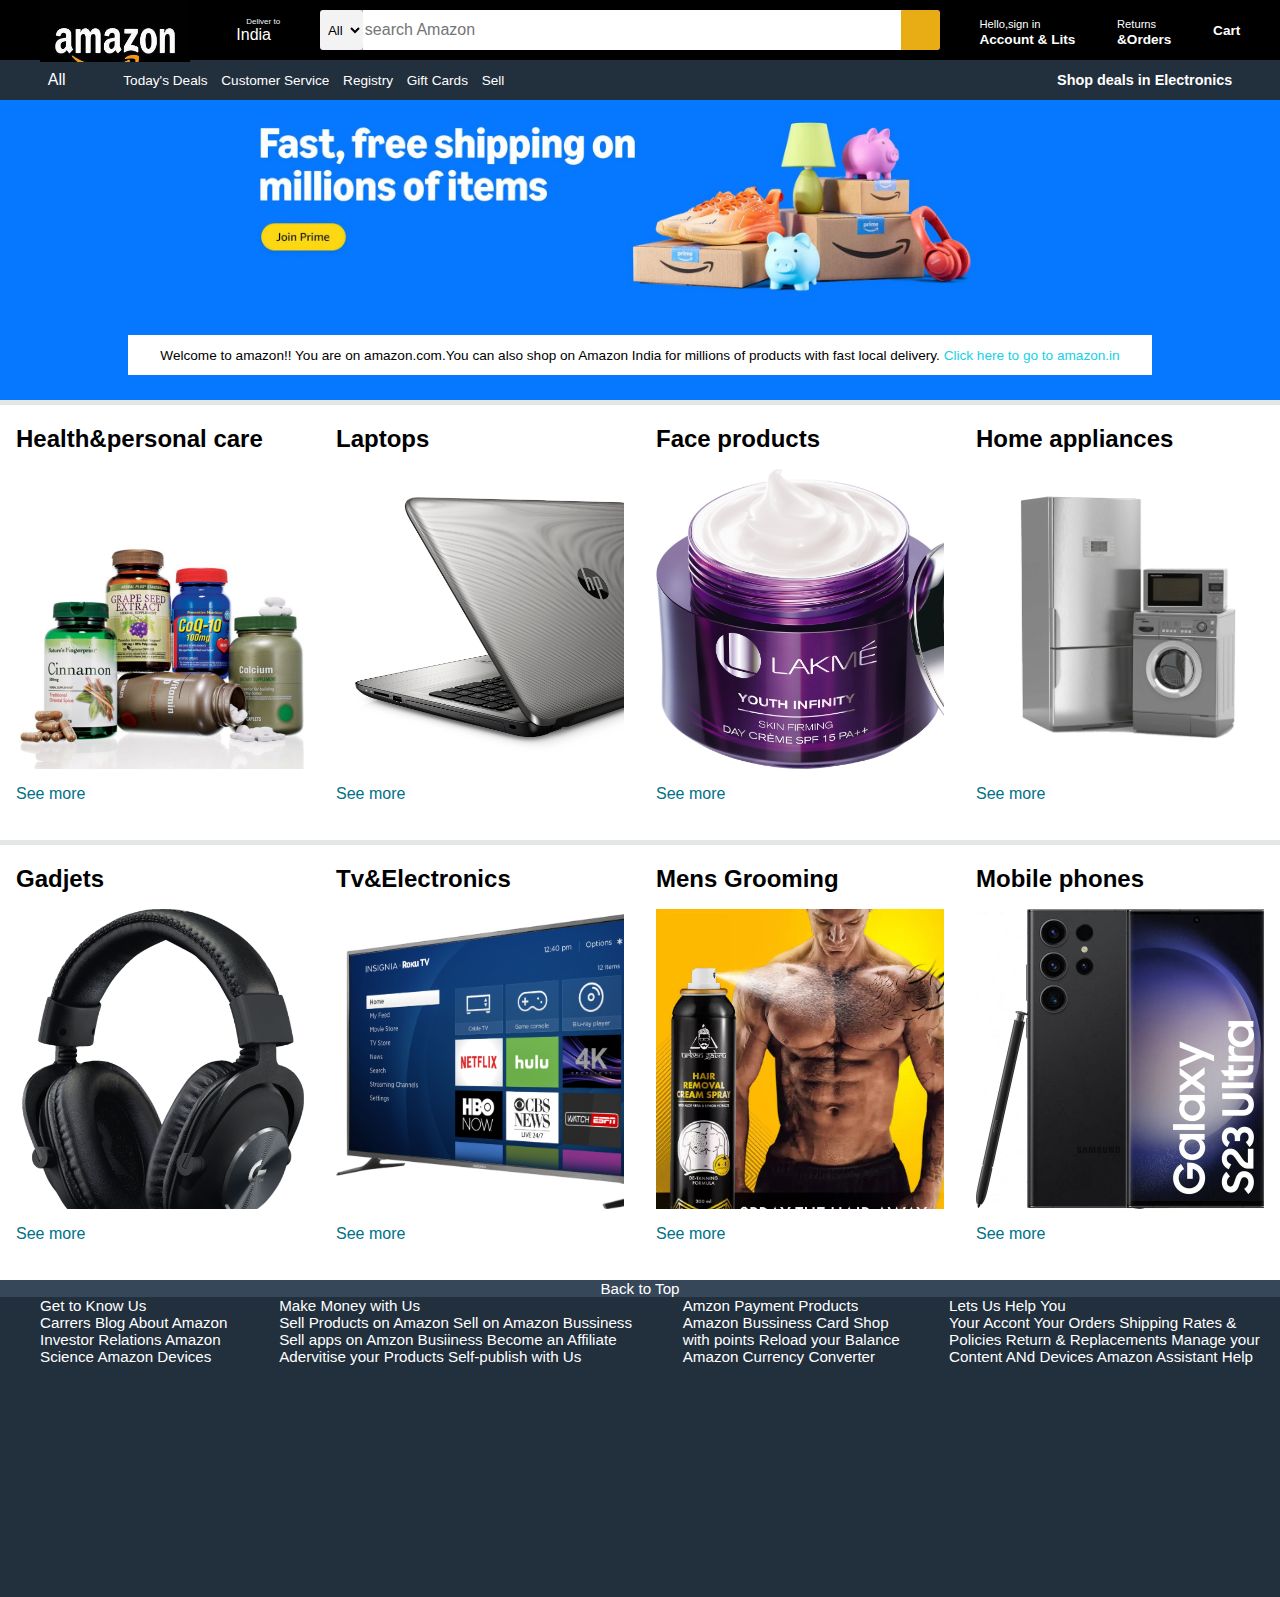
<file: Amazone clone/index.html>
<!DOCTYPE html>
<html lang="en">
<head>
    <meta charset="UTF-8">
    <meta name="viewport" content="width=device-width, initial-scale=1.0">
    <title>Amazon</title>
    
    <link rel="stylesheet" href="https://cdnjs.cloudflare.com/ajax/libs/font-awesome/6.6.0/css/all.min.css" integrity="sha512-Kc323vGBEqzTmouAECnVceyQqyqdsSiqLQISBL29aUW4U/M7pSPA/gEUZQqv1cwx4OnYxTxve5UMg5GT6L4JJg==" crossorigin="anonymous" referrerpolicy="no-referrer" />
    <link rel="stylesheet" href="style.css">
</head>
<body>
    


     <header>
           <div class="navbar">
                 <div class="nav-log border">
                   <div class="logo"></div>
             </div>
     
            <div class="nav-address border">
                <p class="add-first">Deliver to</p>
                <div class="add-icon">
                    <i class="fa-solid fa-location-dot"></i>
               <p class="add-second">India</p>
                 </div>
                </div>

                <div class="nav-search">
                    <select class="search-select">
                      <option>All</option>
                    </select>
                      <input placeholder="search Amazon" class="search-input">
                      <div class="search-icon">
                        <i class="fa-solid fa-magnifying-glass"></i>
                      </div>
                 </div>
            

            <div class="nav-singin border">
                <p><span>Hello,sign in</span></p>
                <p class="nav-second">Account & Lits</p>
            </div>
            
            <div class="nav-return border">
                <p><span>Returns</span></p>
                <p class="nav-second">&Orders</p>
            </div>

            <div class="nav-cart border">
                <i class="fa-solid fa-cart-shopping"></i>
                Cart
            </div>
        </div>

            <div class="pannel">
                <div class="pannel-all">
                    <i class="fa-solid fa-bars"></i>
                    All
                </div>
                <div class="pannel-ops">
                     <p> Today's Deals</p>
                    <P>Customer Service</P>
                       <p>Registry</p>
                    <p>Gift Cards</p>
                      <p>Sell</p>
                    </div>
                <div class="pannel-deals">
                    Shop deals in Electronics
                </div>
            </div>
        </header>

        <div class="entry-section">
            <div class="entry-msg">
            <p>Welcome to amazon!! You are on amazon.com.You can also shop on Amazon India for millions of products with fast local delivery. <a>Click here to go to amazon.in</a></p>
        </div>
 </div>
        
 
        <div class="shop-section">
         <div class="box1 box">
          <div class="box-content">
            <h2>Health&personal care</h2>
            <div class="box-image" style="background-image: url('box1_image.jpg');"></div>
            <p>See more</p>
         </div>
        </div>

         <div class="box2 box">
          <div class="box-content">
            <h2>Laptops</h2>
            <div class="box-image" style="background-image: url('box2_image.jpg');"></div>
            <p>See more</p>
         </div>
         </div>

         <div class="box3 box">
          <div class="box-content">
          <h2>Face products</h2>
          <div class="box-image" style="background-image: url('box3_image.jpg');"></div>
          <p>See more</p>
       </div>
      </div>
         <div class="box4 box">
          <div class="box-content">
            <h2>Home appliances</h2>
            <div class="box-image" style="background-image: url('box4_image.png');"></div>
            <p>See more</p>
         </div>
         </div>
        
         <div class="box5 box">
          <div class="box-content">
            <h2>Gadjets</h2>
            <div class="box-image" style="background-image: url('box5_image.jpg');"></div>
            <p>See more</p>
         </div>
        </div>

         <div class="box6 box">
          <div class="box-content">
            <h2>Tv&Electronics</h2>
            <div class="box-image" style="background-image: url('box6_image.jpg');"></div>
            <p>See more</p>
         </div>
         </div>

         <div class="box7 box">
          <div class="box-content">
          <h2>Mens Grooming</h2>
          <div class="box-image" style="background-image: url('box7_image.webp');"></div>
          <p>See more</p>
       </div>
      </div>
         <div class="box8 box">
          <div class="box-content">
            <h2>Mobile phones</h2>
            <div class="box-image" style="background-image: url('box8_image.jpg');"></div>
            <p>See more</p>
         </div>
         </div>
        
<footer>
  <div class="foot-panel1">
    Back to Top
    <div class="foot-panel2">
      <ul>
        <p> Get to Know Us</p>
        <a>Carrers</a>
        <a>Blog</a>
        <a>About Amazon</a>
        <a>Investor Relations</a>
        <a>Amazon Science</a>
        <a>Amazon Devices</a>
        </ul>
         
        <ul>
          <p> Make Money with Us</p>
          <a>Sell Products on Amazon</a>
          <a>Sell on Amazon Bussiness</a>
          <a>Sell apps on Amzon Busiiness</a>
          <a>Become an Affiliate</a>
          <a>Adervitise your Products</a>
          <a>Self-publish with Us</a>
          </ul>
    
          <ul>
            <p>Amzon Payment Products</p>
            <a>Amazon Bussiness Card</a>
            <a>Shop with points</a>
            <a>Reload your Balance</a>
            <a>Amazon Currency Converter</a>
             </ul>
         
            <ul>
              <p> Lets Us Help You</p>
              <a>Your Accont</a>
              <a>Your Orders</a>
              <a>Shipping Rates & Policies</a>
              <a>Return & Replacements </a>
              <a>Manage your Content ANd Devices</a>
              <a>Amazon  Assistant</a>
              <a>Help</a>
              </ul>
 </footer>
</div>
  </body>
</html>
</file>
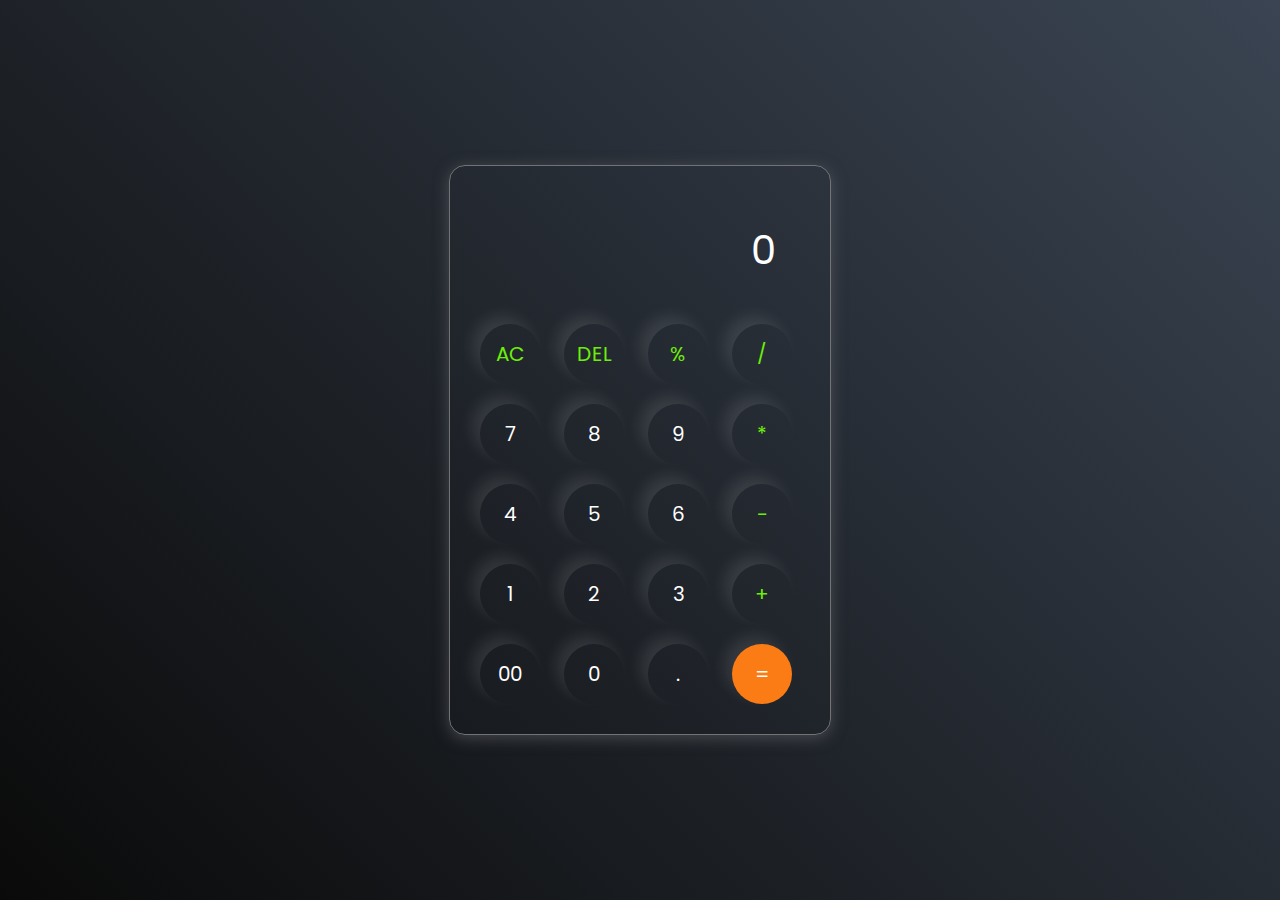
<file: calculator.js/index.html>
<!DOCTYPE html>
<html lang="en">
  <head>
    <meta charset="UTF-8" />
    <meta http-equiv="X-UA-Compatible" content="IE=edge" />
    <meta name="viewport" content="width=device-width, initial-scale=1.0" />
    <link rel="stylesheet" href="style.css" />
    <title>Calculator</title>
  </head>
  <body>
    <div class="container">
      <div class="calculator">
        <input type="text" id="inputBox" placeholder="0" />
        <div>
          <button class="button operator">AC</button>
          <button class="button operator">DEL</button>
          <button class="button operator">%</button>
          <button class="button operator">/</button>
        </div>
        <div>
          <button class="button">7</button>
          <button class="button">8</button>
          <button class="button">9</button>
          <button class="button operator">*</button>
        </div>
        <div>
          <button class="button">4</button>
          <button class="button">5</button>
          <button class="button">6</button>
          <button class="button operator">-</button>
        </div>
        <div>
          <button class="button">1</button>
          <button class="button">2</button>
          <button class="button">3</button>
          <button class="button operator">+</button>
        </div>

        <div>
          <button class="button">00</button>
          <button class="button">0</button>
          <button class="button">.</button>
          <button class="button equalBtn">=</button>
        </div>
      </div>
    </div>

    <script src="script.js"></script>
  </body>
</html>
</file>
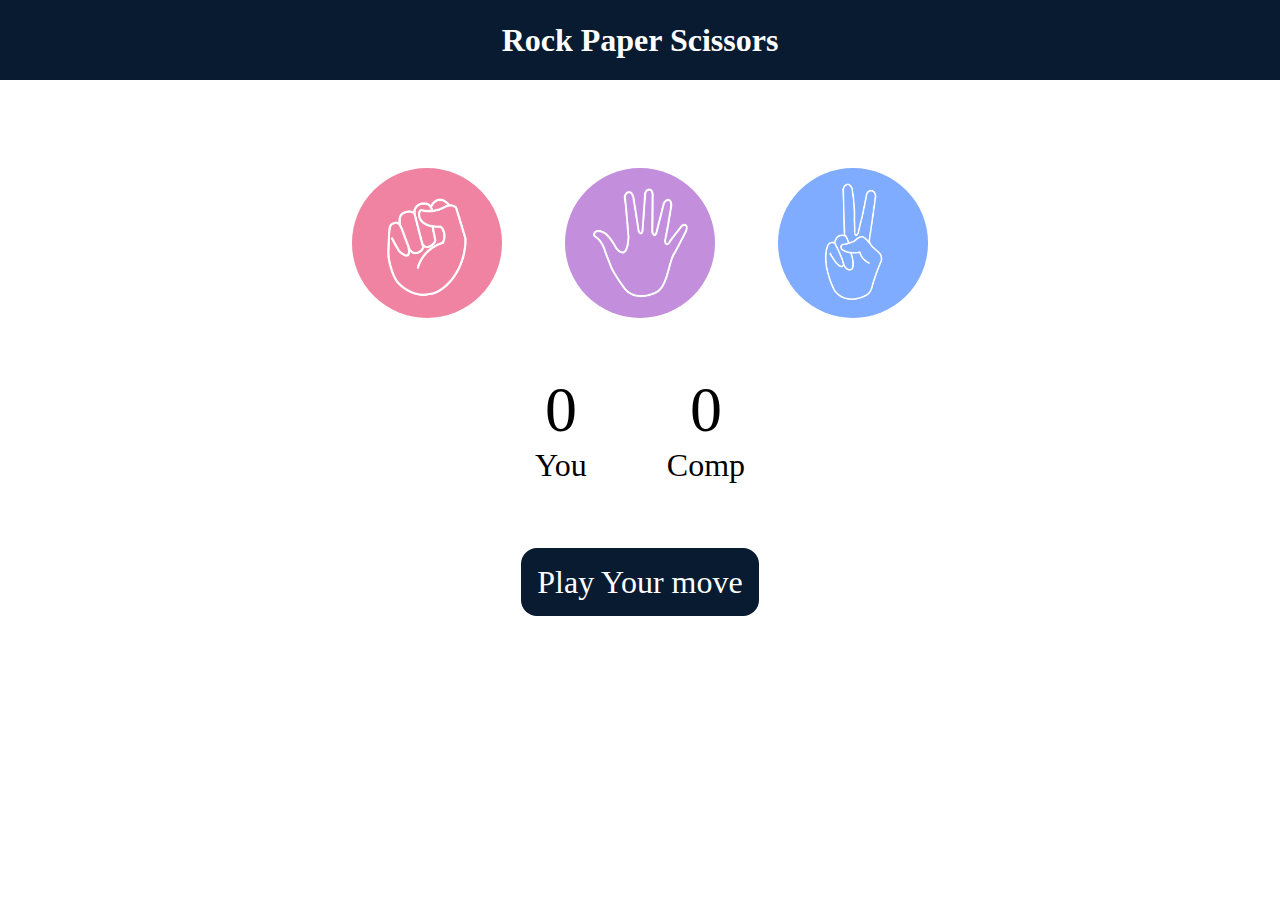
<file: projects.js/index.html>
<!DOCTYPE html>
<html lang="en">
<head>
    <meta charset="UTF-8">
    <meta name="viewport" content="width=device-width, initial-scale=1.0">
    <title>Rock Paper Scissor Game</title>
    <link rel="stylesheet" href="style.css">
</head>
<body>
    
    <h1>Rock Paper Scissors</h1>
    <div class="choices">
     <div class="choice" id="rock">
        <img src="rock.png">
     </div>   
 
    
        <div class="choice" id="paper">
           <img src="paper.png">
        </div>   
      
      
        <div class="choice" id="scissors">
           <img src="scissors.png">
        </div>   
       </div>

       <div class="score-board">
        <div class="score">
            <p id="user-score">0</p>
            <p>You</p>
            </div>
            <div class="score">
                <p id="comp-score">0</p>
                <p>Comp</p>
        </div>
       </div>

       <div class="msg-container">
        <p id="msg">Play Your move</p>
       </div>
       
      <script src="app.js"></script>
      
</body>
</html>
</file>
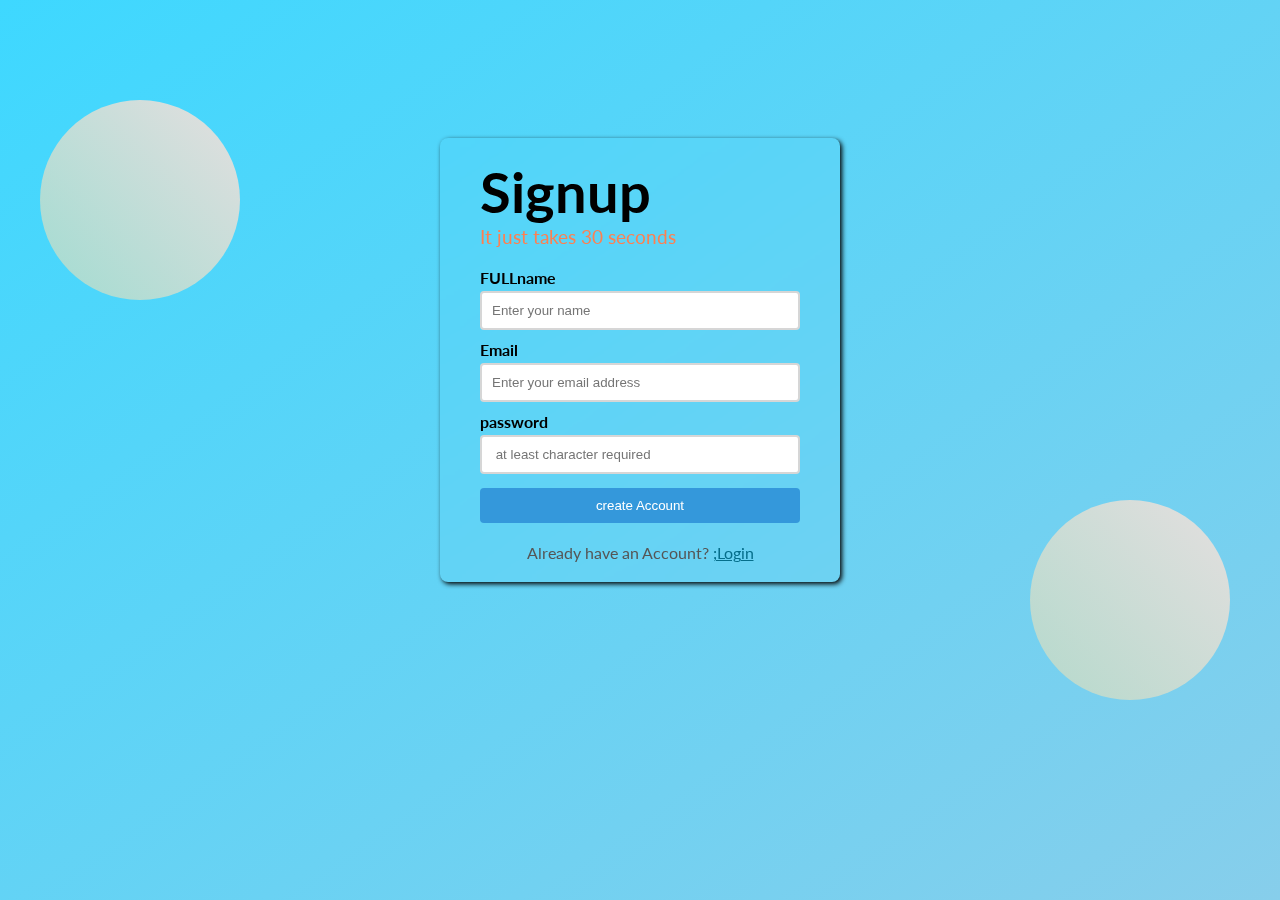
<file: signuppage(miniproject)/index.html>
<!DOCTYPE html>
<html lang="en">
<head>
    <meta charset="UTF-8">
    <meta name="viewport" content="width=device-width, initial-scale=1.0">
    <title>Signup</title>
<link rel="stylesheet" href="style.css">
</head>
<body>
    
    <div class="outer-box">
        <div class="inner-box">
            <header class="signup-header">
                <h1>Signup</h1>
                <p>It just takes 30 seconds</p>
                </header>
<main class="signup-body">
<form action="#">
    <p>
        <label for="fullname">FULLname</label>
         <input type="text" id="fullname" placeholder="Enter your name">    
    </p>
    <p>
        <label for="email">Email</label>
         <input type="email" id="email" placeholder="Enter your email address">    
    </p>
    <p>
        <label for="password">password</label>
         <input type="password" id="password" placeholder=" at least character required">    
    </p>
    <p>
       
         <input type="submit" id="submit" value="create Account">    
    </p>

</form>
</main>

       <footer class="signup-footer">
        <p>Already have an Account? <a href="#">;Login</a></p>
       </footer>



        </div>
        <div class="circle c1"></div>
        <div class="circle c2"></div>
        
    </div>
</body>
</html>
</file>
<file: Amazone clone/style.css>
*{
    margin:0;
    font-family: Arial, Helvetica, sans-serif;
    border: border-box;
}

.navbar{
    height:60px;
    background-color: black;
    color:white;
   display: flex;
   align-items: center;
   justify-content: space-evenly;
}

                          
.nav-logo{
    height:63px;
    width:100px;
}

.logo{
    background-image: url("amazon-logo.png");
    background-size: cover;
    height:63px;
    width: 150px;
}

.border{
    border:2px solid transparent;
}

.border:hover{
    border:1px solid white;
}

/**box-2**/
.add-first{
    color:aliceblue;
    font-size:0.5rem;
      margin-left:15px;

}

.add-second{
    font-size:1.0rem;
    margin-left:5px;
}
.add-icon{
    display:flex;
     align-items: center;
  }

  /**box 3**/
  .nav-search{
    display:flex;
    justify-content:space-evenly;
    background-color: rgb(212, 146, 195);
    width: 620px;
    height:40px;
    border-radius:3px;
  }
 
.search-select{
background-color:#f3f3f3;
width:50px;
text-align:center;
border-radius:4px;
border-top-left-radius:4px;
border-bottom-left-radius:4px;
border:none;
}
.search-input{
    width:100%;
    font-size:1rem;
    border:none;
  }
  .search-icon{
    width:45px;
    display:flex;
    justify-content: center;
    align-items: center;
    font-size:2rem;
    background-color:rgb(232, 172, 21);
    color:#0f1111;
    border-top-right-radius:4px;
    border-bottom-right-radius:4px;
  }

  .nav-search:hover{
    border:2px solid orange;
  }

  /*box-4*/
span{
    font-size:0.7rem;
}
.nav-second{
    font-size:0.85rem;
    font-weight:700;
}


/**box-6**/

.nav-cart{
font-size:30px;
}
.nav-cart{
font-weight:700;
font-size:0.85rem;
}

/**pannel**/
.pannel{
height:40px;
background-color:#222f3d;
display:flex;
color:white;
align-items: center;
justify-content: space-evenly;
}
.pannel-ops p{
    display:inline;
    margin-left:10px;
}
.pannel-ops{
    width:70%;
    font-size:0.85rem;
}
.pannel-deals{
font-size:0.9rem;
font-weight:700;
}

/**entry-section*/
.entry-section{
    background-image:url("amazonface.jpg");
    height:300px;
    background-size:cover;
    display:flex;
    justify-content: center;
    align-items: flex-end;
}
.entry-msg{
    background-color:white;
    color:black;
    display:flex;
    align-items:center;
    justify-content:center;
    height:40px;
    font-size:0.85rem;
  width:80%;
  margin-bottom: 25px;
  }
.entry-msg a{
    color:#15d1e6
}
/*shop-section*/

.shop-section{
    display:flex;
    flex-wrap: wrap;
    justify-content:space-evenly;
    background-color:#e2e7e6;
}

.box{
    height:400px;
    width: 25%;
    /*border:2px solid black;*/
    background-color: white;
    padding:20px 0px 15px;
    margin-top:5px;
}

.box-image{
      height:300px;
    background-size:cover;
    margin-top:1rem;
    margin-bottom:1rem;
  

}

.box-content{
    margin-left:1rem;
    margin-right:1rem;
}


.box-content p{
 color:#007185;
}
 
/**footer*/
.footer{
    margin-top:50px;  
  
   
}
.foot-panel1{
    background-color:#37475a;
    color:white;
    height:100px;
    flex-wrap: wrap;
    display:flex;
    justify-content:center;
    align-items:center;
    font-size:0.95rem;
    
}
.foot-panel2{
    background-color:#222f3d;
    color:white;
    height:300px;
   display:flex;
    justify-content:center;
    align-items:top;
    position:sticky;
    grid-row: auto;
   
}
.ul {
    font-size:1rem;
    margin-top:100px;
  
}
.ul a{
    display:block;
    font-size:0.65rem;
    margin-top:300px;
    color:#dddddd;
    justify-content: flex-start;
    border:5px solid white;
}
</file>
<file: calculator.js/style.css>
@import url('https://fonts.googleapis.com/css2?family=Poppins:wght@500&display=swap');

*{
    margin: 0;
    padding: 0;
    box-sizing: border-box;
    font-family: 'Poppins', sans-serif;
}

body{
    width: 100%;
    height: 100vh;
    display: flex;
    justify-content: center;
    align-items: center;
    background: linear-gradient(45deg, #0a0a0a, #3a4452);
}

.calculator{
    border: 1px solid #717377;
    padding: 20px;
    border-radius: 16px;
    background: transparent;
    box-shadow: 0px 3px 15px rgba(113, 115, 119, 0.5);

}

input{
    width: 320px;
    border: none;
    padding: 24px;
    margin: 10px;
    background: transparent;
    box-shadow: 0px 3px 15px rgbs(84, 84, 84, 0.1);
    font-size: 40px;
    text-align: right;
    cursor: pointer;
    color: #ffffff;
}

input::placeholder{
    color: #ffffff;
}

button{
    border: none;
    width: 60px;
    height: 60px;
    margin: 10px;
    border-radius: 50%;
    background: transparent;
    color: #ffffff;
    font-size: 20px;
    box-shadow: -8px -8px 15px rgba(255, 255, 255, 0.1);
    cursor: pointer;
}

.equalBtn{
    background-color: #fb7c14;
}

.operator{
    color: #6dee0a;
}
</file>
<file: projects.js/style.css>
* {
  margin: 0;
  padding: 0;
  text-align: center;
}

h1 {
  background-color: #081b31;
  color: #fff;
  height: 5rem;
  line-height: 5rem;
}

.choice {
  height: 165px;
  width: 165px;
  border-radius: 50%;
  display: flex;
  justify-content: center;
  align-items: center;
}

.choice:hover {
  cursor: pointer;
  background-color: #081b31;
}

img {
  height: 150px;
  width: 150px;
  object-fit: cover;
  border-radius: 50%;
}

.choices {
  display: flex;
  justify-content: center;
  align-items: center;
  gap: 3rem;
  margin-top: 5rem;
}

.score-board {
  display: flex;
  justify-content: center;
  align-items: center;
  font-size: 2rem;
  margin-top: 3rem;
  gap: 5rem;
}

#user-score,
#comp-score {
  font-size: 4rem;
}

.msg-container {
  margin-top: 5rem;
}

#msg {
  background-color: #081b31;
  color: #fff;
  font-size: 2rem;
  display: inline;
  padding: 1rem;
  border-radius: 1rem;
}
</file>
<file: signuppage(miniproject)/style.css>
@import url('https://fonts.googleapis.com/css2?family=Lato:wght@400;700;900&display=swap');
*{
    margin:0;
    padding:0;
    box-sizing:border-box;
}
body{
    font-family: "Lato", sans-serif;
}

.outer-box{
    width:100vw;
    height:100vh;
    background:linear-gradient(to top left,skyblue,#3ed8ff);
}

.inner-box{
    width:400px;
    margin:0 auto;
    position:relative;
    top:40%;
    transform:translateY(-50%);
    padding:20px 40px;
   /*background color:#ffffff23;*/
  /* background:linear-gradient( to top left,#ffffffff,#fffffffe)*/
       backdrop-filter: blur(8px);
    border-radius: 8px;
    box-shadow: 2px 2px 5px;
      /*border:2px solid #ccc;*/
    z-index:2;
}

.signup-header h1{
    font-size: 3.5rem;
    color:black;
}
.signup-header p{
    font-size:1.2rem;
    color:coral;
  }

  .signup-body{
    margin:20px 0;
  }

  .signup-body p{
    margin:10px 0;
  }

  .signup-body p label{
    display: block;
    font-weight: bolder;
  }
  .signup-body p input{
    width:100%;
    padding:10px;
    border:2px solid #cccc ;
     border-radius: 4px;
     font-size:1 rem;
     margin-top:4px;
  }

.signup-body p input[ type="submit"]{
background-color:#3498db;
border:none;
color:white;
cursor:pointer;
}
  
.signup-body p input [ type="submit"]:hover {
background-color:#0c588be9;
}

  .signup-footer p{
    color:#555;
    text-align:center;
  }

  .signup-footer p a{
    color:#056e8b; 
    text-align:center;
  }
  .circle{
    width:200px;
    height:200px;
    border-radius:100px;
    background:linear-gradient( to  top right, #e0e0b294, rgb(228, 223, 223)); 
    position:absolute;
  }
  
.c1{
    top:100px;
    left:40px;
}

.c2{
    bottom:200px;
    right:50px;
}
</file>
